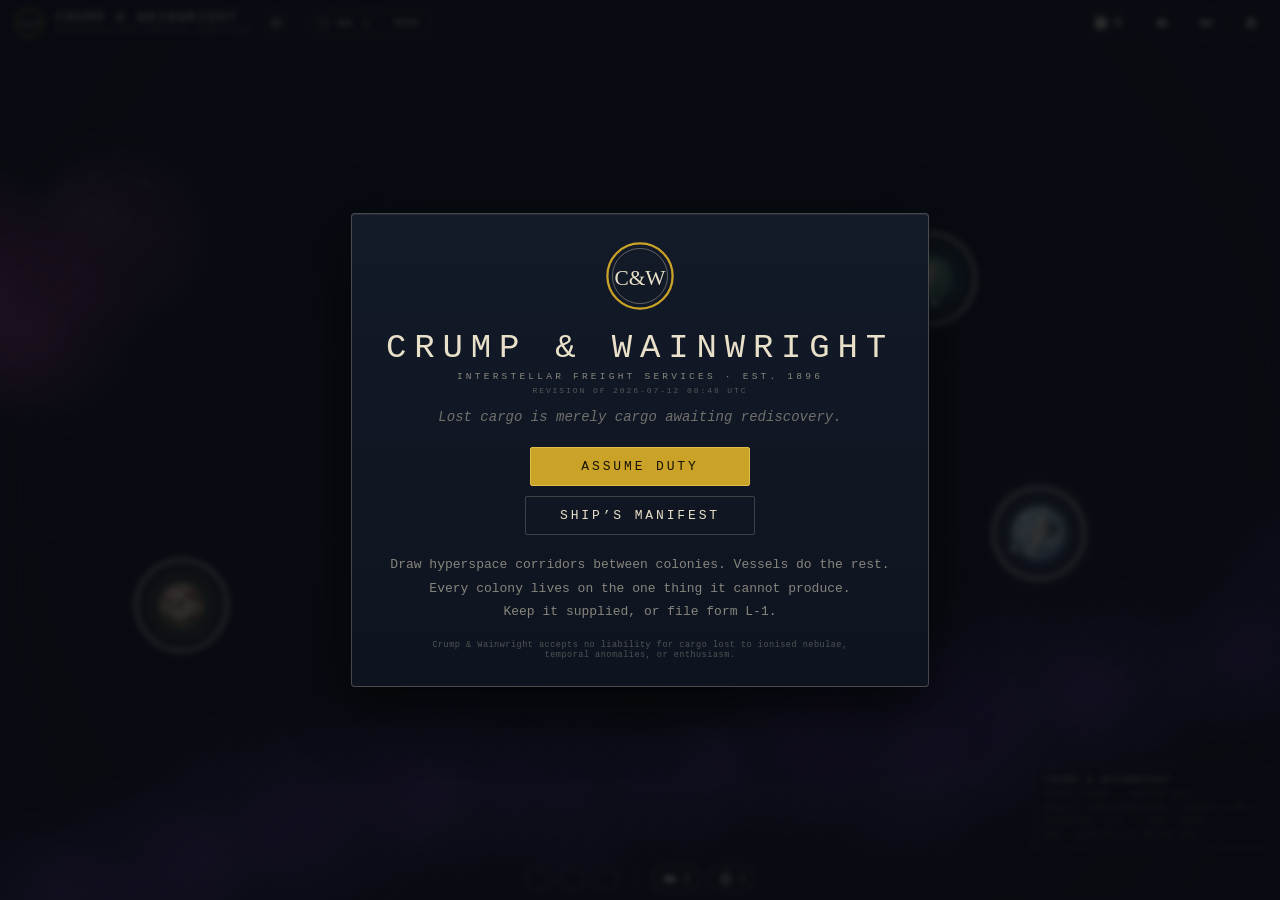
<file: index.html>
<!DOCTYPE html>
<html lang="en-GB">
<head>
<meta charset="utf-8">
<meta name="viewport" content="width=device-width, initial-scale=1, maximum-scale=1, user-scalable=no, viewport-fit=cover">
<meta name="theme-color" content="#0b1017">
<meta name="apple-mobile-web-app-capable" content="yes">
<meta name="apple-mobile-web-app-status-bar-style" content="black-translucent">
<title>Crump &amp; Wainwright — Interstellar Freight Services</title>
<link rel="icon" href='data:image/svg+xml,<svg xmlns="http://www.w3.org/2000/svg" viewBox="0 0 64 64"><circle cx="32" cy="32" r="30" fill="%230b1017" stroke="%23c9a227" stroke-width="3"/><text x="32" y="41" font-family="Georgia,serif" font-size="24" fill="%23e9e0c9" text-anchor="middle">C%26W</text></svg>'>
<link rel="stylesheet" href="css/style.css">
</head>
<body>

<canvas id="game"></canvas>

<!-- ————— HUD ————— -->
<div id="hud-top" class="hud">
  <button id="brand-mark" title="Crump &amp; Wainwright" aria-label="Crump and Wainwright">
    <svg viewBox="0 0 64 64" width="30" height="30">
      <circle cx="32" cy="32" r="29" fill="none" stroke="#c9a227" stroke-width="2.5"/>
      <circle cx="32" cy="32" r="24" fill="none" stroke="rgba(233,224,201,0.35)" stroke-width="1"/>
      <text x="32" y="40" font-family="Georgia,serif" font-size="19" fill="#e9e0c9" text-anchor="middle">C&amp;W</text>
    </svg>
  </button>
  <div id="brand-word">CRUMP &amp; WAINWRIGHT<span>INTERSTELLAR FREIGHT SERVICES</span></div>
  <button id="btn-settings" class="hud-btn" title="The Tuning Office" aria-label="Settings">
    <svg viewBox="0 0 24 24" width="18" height="18"><g stroke="#e9e0c9" stroke-width="1.7" fill="none" stroke-linecap="round"><circle cx="12" cy="12" r="3.4"/><path d="M12 4v2.4M12 17.6V20M4 12h2.4M17.6 12H20M6.3 6.3l1.7 1.7M16 16l1.7 1.7M17.7 6.3L16 8M8 16l-1.7 1.7"/></g></svg>
  </button>
  <div id="hud-clock">
    <div id="clock-ring"></div>
    <div id="clock-day">WK 1 · MON</div>
  </div>
  <div class="hud-spacer"></div>
  <div id="hud-score" title="Consignments delivered"><span id="hud-score-n">0</span></div>
  <button id="btn-sound" class="hud-btn" title="Sound">
    <svg viewBox="0 0 24 24" width="18" height="18"><path class="spk" d="M4 9v6h4l5 4V5L8 9H4z" fill="#e9e0c9"/><path class="wave" d="M16 9c1.5 1.5 1.5 4.5 0 6" stroke="#e9e0c9" stroke-width="1.8" fill="none" stroke-linecap="round"/></svg>
  </button>
  <button id="btn-speed" class="hud-btn" title="Fast forward">
    <svg viewBox="0 0 24 24" width="18" height="18"><path d="M4 6v12l7-6-7-6zm9 0v12l7-6-7-6z" fill="#e9e0c9"/></svg>
  </button>
  <button id="btn-pause" class="hud-btn" title="Pause">
    <svg viewBox="0 0 24 24" width="18" height="18"><path d="M7 5h3.4v14H7zM13.6 5H17v14h-3.4z" fill="#e9e0c9"/></svg>
  </button>
</div>

<div id="hud-bottom" class="hud">
  <div id="corridor-chips"></div>
  <div id="hud-divider"></div>
  <div id="inventory-chips"></div>
</div>

<div id="toasts"></div>
<div id="tooltip"></div>

<!-- engineering drawing title block -->
<div id="titleblock">
  <div class="tb-row tb-name">CRUMP &amp; WAINWRIGHT</div>
  <div class="tb-row" id="tb-sector">ROUTE CHART · SECTOR —</div>
  <div class="tb-row">SCALE: INDETERMINATE · SHEET 1 OF 1</div>
  <div class="tb-row">APPROVED: W.C. · EST. 1896</div>
  <div class="tb-row" id="tb-rev"></div>
</div>

<!-- ————— Start screen ————— -->
<div id="start-screen" class="screen visible">
  <div class="panel start-panel">
    <svg viewBox="0 0 64 64" width="72" height="72" class="crest">
      <circle cx="32" cy="32" r="29" fill="none" stroke="#c9a227" stroke-width="2"/>
      <circle cx="32" cy="32" r="24.5" fill="none" stroke="rgba(233,224,201,0.4)" stroke-width="0.8"/>
      <text x="32" y="40" font-family="Georgia,serif" font-size="19" fill="#e9e0c9" text-anchor="middle">C&amp;W</text>
    </svg>
    <h1>CRUMP &amp; WAINWRIGHT</h1>
    <div class="subtitle">INTERSTELLAR FREIGHT SERVICES · EST. 1896</div>
    <div id="build-stamp"></div>
    <div id="start-tagline">Connecting frontier worlds since 1896.</div>
    <div class="start-buttons">
      <button id="btn-play" class="btn-primary">ASSUME DUTY</button>
      <button id="btn-manifest" class="btn-secondary">SHIP’S MANIFEST</button>
    </div>
    <div class="howto">
      Draw hyperspace corridors between colonies. Vessels do the rest.<br>
      Every colony lives on the one thing it cannot produce.<br>
      Keep it supplied, or file form L‑1.
    </div>
    <div class="smallprint">Crump &amp; Wainwright accepts no liability for cargo lost to ionised nebulae, temporal anomalies, or enthusiasm.</div>
  </div>
</div>

<!-- ————— Ship's Manifest ————— -->
<div id="manifest-screen" class="screen">
  <div class="panel manifest-panel">
    <h2>SHIP’S MANIFEST</h2>
    <div class="manifest-note">A colony displays the glyph of the one cargo it cannot produce.
      Crates carry the glyph of the colony type they are bound for. Deliver accordingly.</div>
    <div id="manifest-grid"></div>
    <div class="manifest-note dim">* Designated colonies. One per sector, and the sector is rather attached to them.</div>
    <div class="manifest-note dim">Operations: drag between colonies to open a corridor · drag a loose end to extend it
      · drag mid-route onto a colony to call there · long-press a stop to reroute or withdraw service.</div>
    <button id="btn-manifest-close" class="btn-primary">VERY GOOD</button>
  </div>
</div>

<!-- ————— Pause ————— -->
<div id="pause-screen" class="screen">
  <div class="panel">
    <h2>SERVICE HELD</h2>
    <div class="pause-note">The network waits. The paperwork does not.</div>
    <div class="stack">
      <button id="btn-resume" class="btn-primary">RESUME SERVICE</button>
      <button id="btn-pause-manifest" class="btn-secondary">SHIP’S MANIFEST</button>
      <button id="btn-restart" class="btn-secondary">NEW CONTRACT</button>
    </div>
  </div>
</div>

<!-- ————— Weekly review ————— -->
<div id="review-dialog" class="screen">
  <div class="panel memo-panel">
    <div class="memo-head">INTERNAL MEMORANDUM</div>
    <h2 id="review-week">Week 1 concluded</h2>
    <div class="memo-line">The Board has approved: one (1) additional freight vessel.<br>
      Further, kindly select <b>one</b> of the following requisitions:</div>
    <div id="review-options"></div>
  </div>
</div>

<!-- ————— Game over ————— -->
<div id="gameover-screen" class="screen">
  <div class="panel memo-panel">
    <div class="memo-head">NOTICE OF SERVICE REVIEW</div>
    <div id="go-memo" class="memo-line"></div>
    <div id="go-stats">
      <div><span id="go-days">0</span><label>days in service</label></div>
      <div><span id="go-delivered">0</span><label>consignments</label></div>
      <div><span id="go-best">0</span><label>company record</label></div>
    </div>
    <div id="go-signoff" class="memo-signoff">The kettle remains on.</div>
    <div class="memo-from">— Head Office</div>
    <button id="btn-again" class="btn-primary">RESUME TRADING</button>
  </div>
</div>

<!-- ————— Portrait guard ————— -->
<div id="rotate-overlay">
  <div>
    <svg viewBox="0 0 24 24" width="42" height="42"><path d="M7 3h10a2 2 0 0 1 2 2v14a2 2 0 0 1-2 2H7a2 2 0 0 1-2-2V5a2 2 0 0 1 2-2z" fill="none" stroke="#e9e0c9" stroke-width="1.5" transform="rotate(90 12 12)"/></svg>
    <p>Kindly rotate your device.<br><span>Company services operate in landscape.</span></p>
  </div>
</div>

<script src="js/config.js"></script>
<script src="js/theme.js"></script>
<script src="js/copy.js"></script>
<script src="js/glyphs.js"></script>
<script src="js/planetgen.js"></script>
<script src="js/audio.js"></script>
<script src="js/sim.js"></script>
<script src="js/render.js"></script>
<script src="js/input.js"></script>
<script src="js/ui.js"></script>
<script src="js/devpanel.js"></script>
<script src="js/main.js"></script>
</body>
</html>
</file>
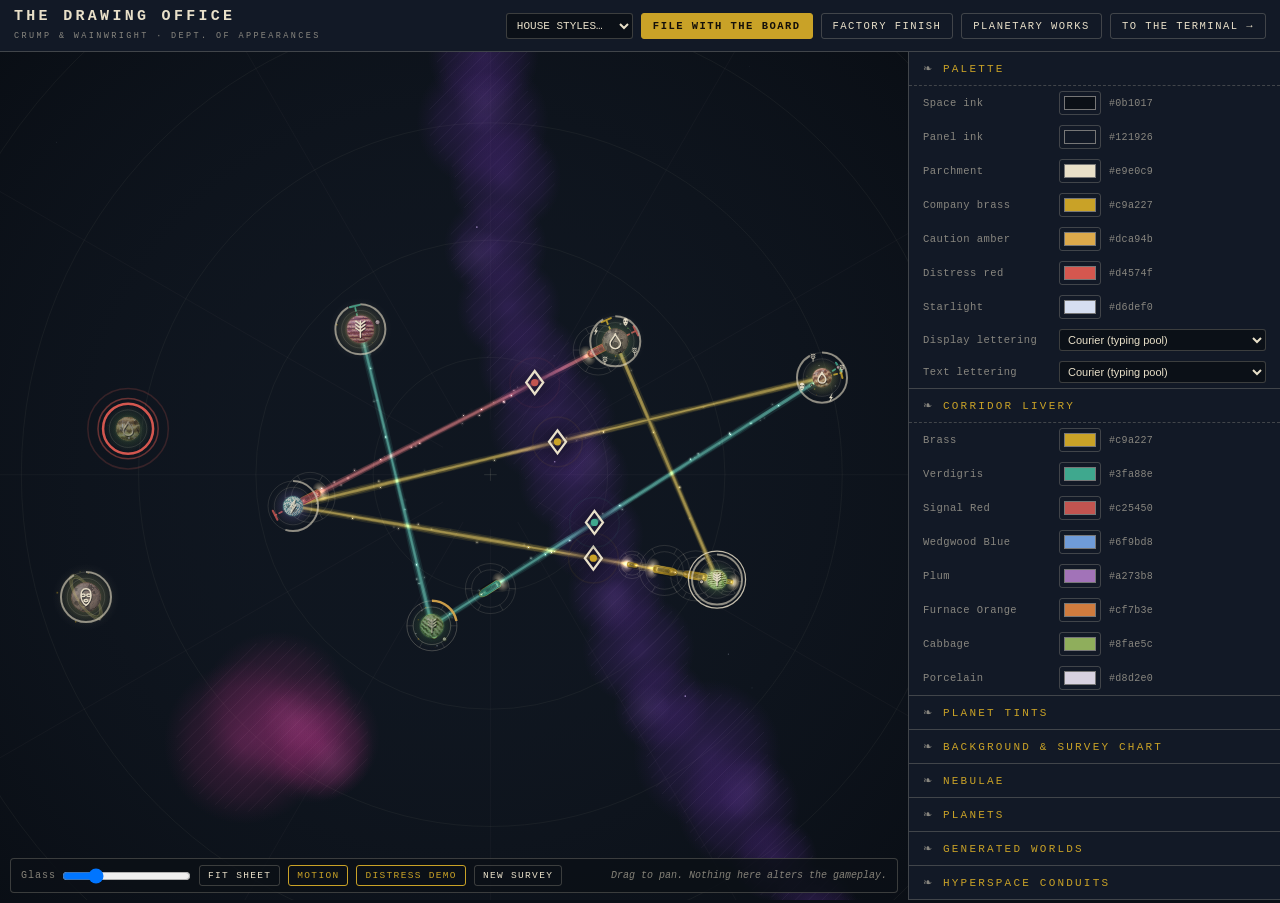
<file: design.html>
<!DOCTYPE html>
<html lang="en-GB">
<head>
<meta charset="utf-8">
<meta name="viewport" content="width=device-width, initial-scale=1">
<meta name="theme-color" content="#0b1017">
<title>The Drawing Office — Crump &amp; Wainwright</title>
<link rel="icon" href='data:image/svg+xml,<svg xmlns="http://www.w3.org/2000/svg" viewBox="0 0 64 64"><rect x="4" y="4" width="56" height="56" fill="%230b1017" stroke="%23c9a227" stroke-width="3"/><path d="M14 46 L32 18 L50 46" fill="none" stroke="%23e9e0c9" stroke-width="3"/><line x1="22" y1="36" x2="42" y2="36" stroke="%23e9e0c9" stroke-width="3"/></svg>'>
<link rel="stylesheet" href="css/design.css">
</head>
<body>

<header id="do-head">
  <div id="do-title">
    <b>THE DRAWING OFFICE</b>
    <span>CRUMP &amp; WAINWRIGHT · DEPT. OF APPEARANCES</span>
  </div>
  <div id="do-actions">
    <select id="do-preset" title="House styles from the pattern store"></select>
    <button id="do-save" class="do-btn primary" title="Persist to this browser — the game reads it on next load">FILE WITH THE BOARD</button>
    <button id="do-reset" class="do-btn" title="Discard everything and return to the factory finish">FACTORY FINISH</button>
    <a class="do-btn" href="planets.html" title="The procedural world foundry">PLANETARY WORKS</a>
    <a id="do-play" class="do-btn" href="index.html" title="Open the game with the current saved finish">TO THE TERMINAL →</a>
  </div>
</header>

<main id="do-main">
  <section id="do-preview">
    <canvas id="game"></canvas>
    <div id="do-preview-bar">
      <label>Glass <input type="range" id="do-zoom" min="0.4" max="3" step="0.05" value="1"></label>
      <button id="do-fit" class="do-btn small">FIT SHEET</button>
      <button id="do-motion" class="do-btn small active">MOTION</button>
      <button id="do-distress" class="do-btn small active">DISTRESS DEMO</button>
      <button id="do-resurvey" class="do-btn small">NEW SURVEY</button>
      <span id="do-note">Drag to pan. Nothing here alters the gameplay.</span>
    </div>
  </section>

  <aside id="do-panel">
    <div id="do-controls"></div>
    <details id="do-transfer">
      <summary>CARBON COPIES — export &amp; import</summary>
      <textarea id="do-json" spellcheck="false" placeholder="{ }"></textarea>
      <div class="do-row">
        <button id="do-export" class="do-btn small">WRITE OUT</button>
        <button id="do-copy" class="do-btn small">COPY</button>
        <button id="do-import" class="do-btn small">READ IN</button>
      </div>
      <div class="do-fineprint">A finish filed with the Board is kept in this browser only.
        To move it between machines, carry the carbon copy by hand, as nature intended.</div>
    </details>
  </aside>
</main>

<div id="do-toast"></div>

<script src="js/config.js"></script>
<script src="js/theme.js"></script>
<script src="js/copy.js"></script>
<script src="js/glyphs.js"></script>
<script src="js/planetgen.js"></script>
<script src="js/sim.js"></script>
<script src="js/render.js"></script>
<script src="js/design.js"></script>
</body>
</html>
</file>
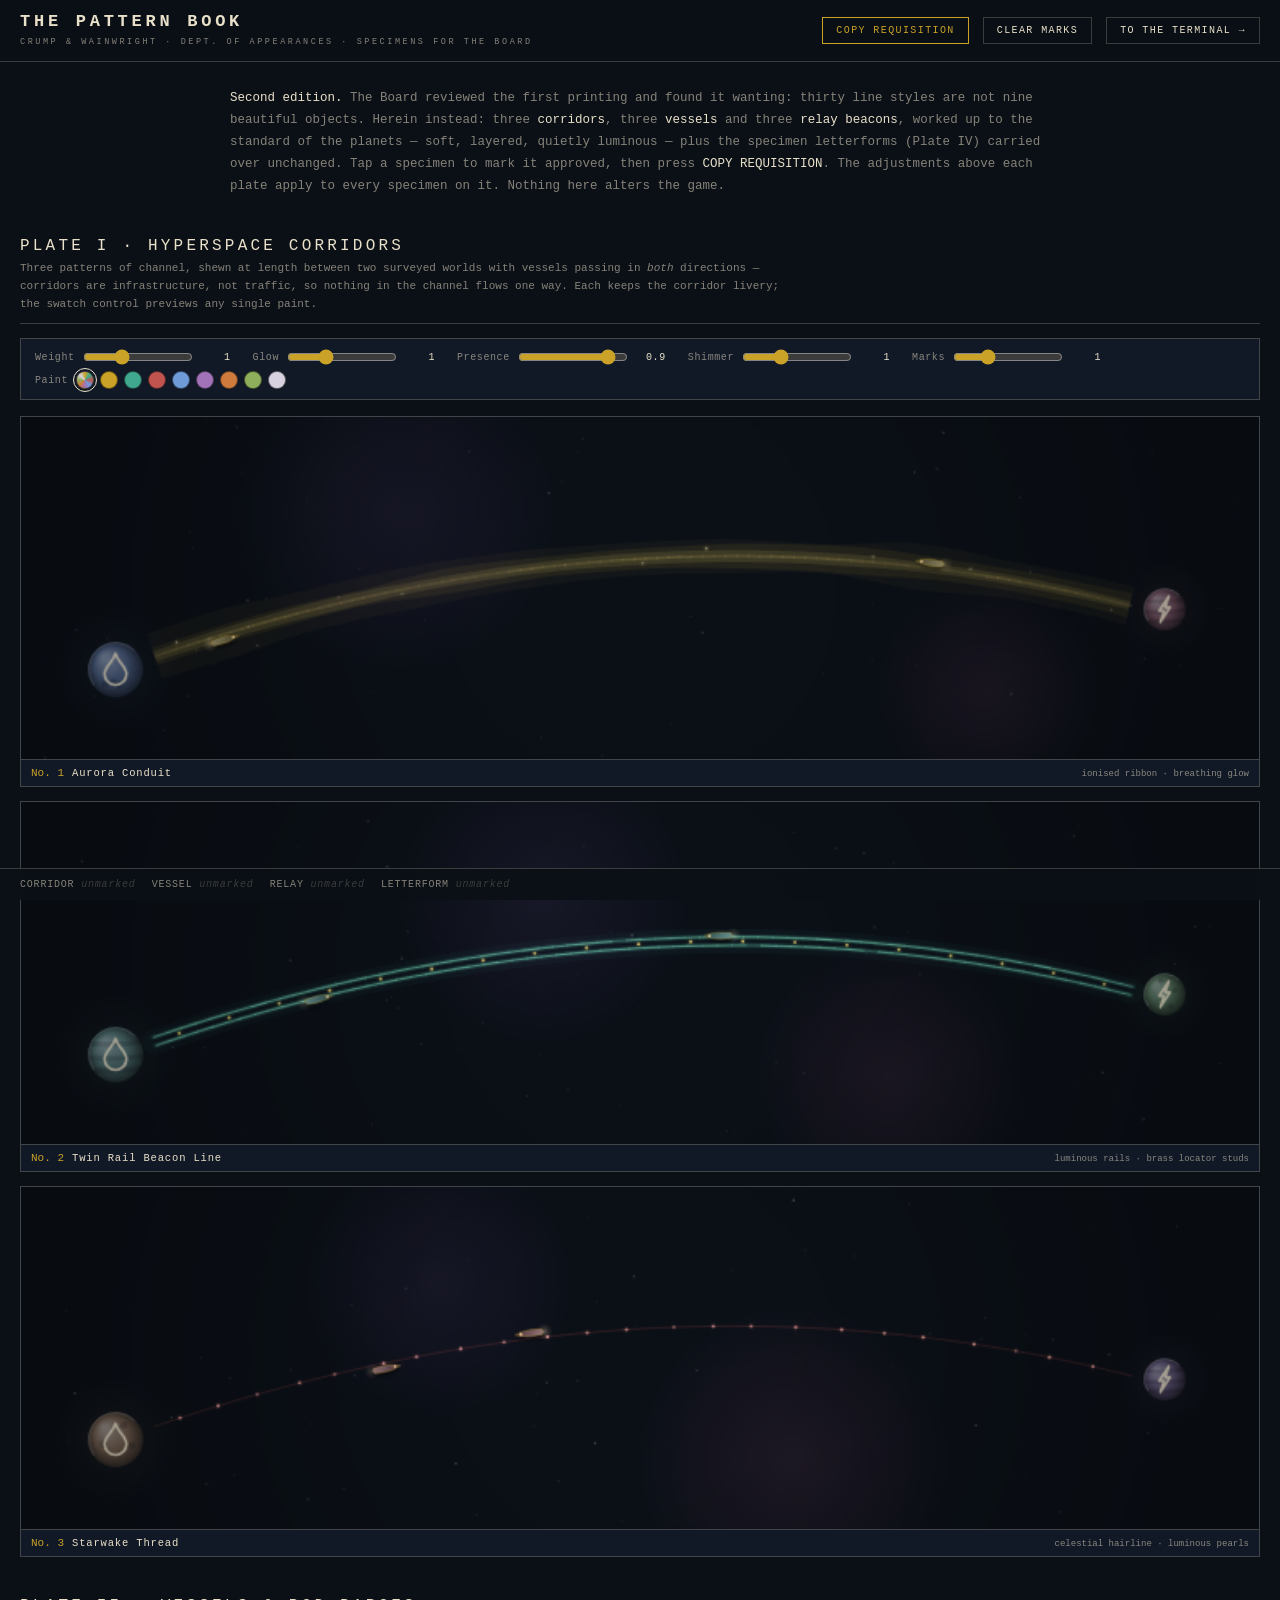
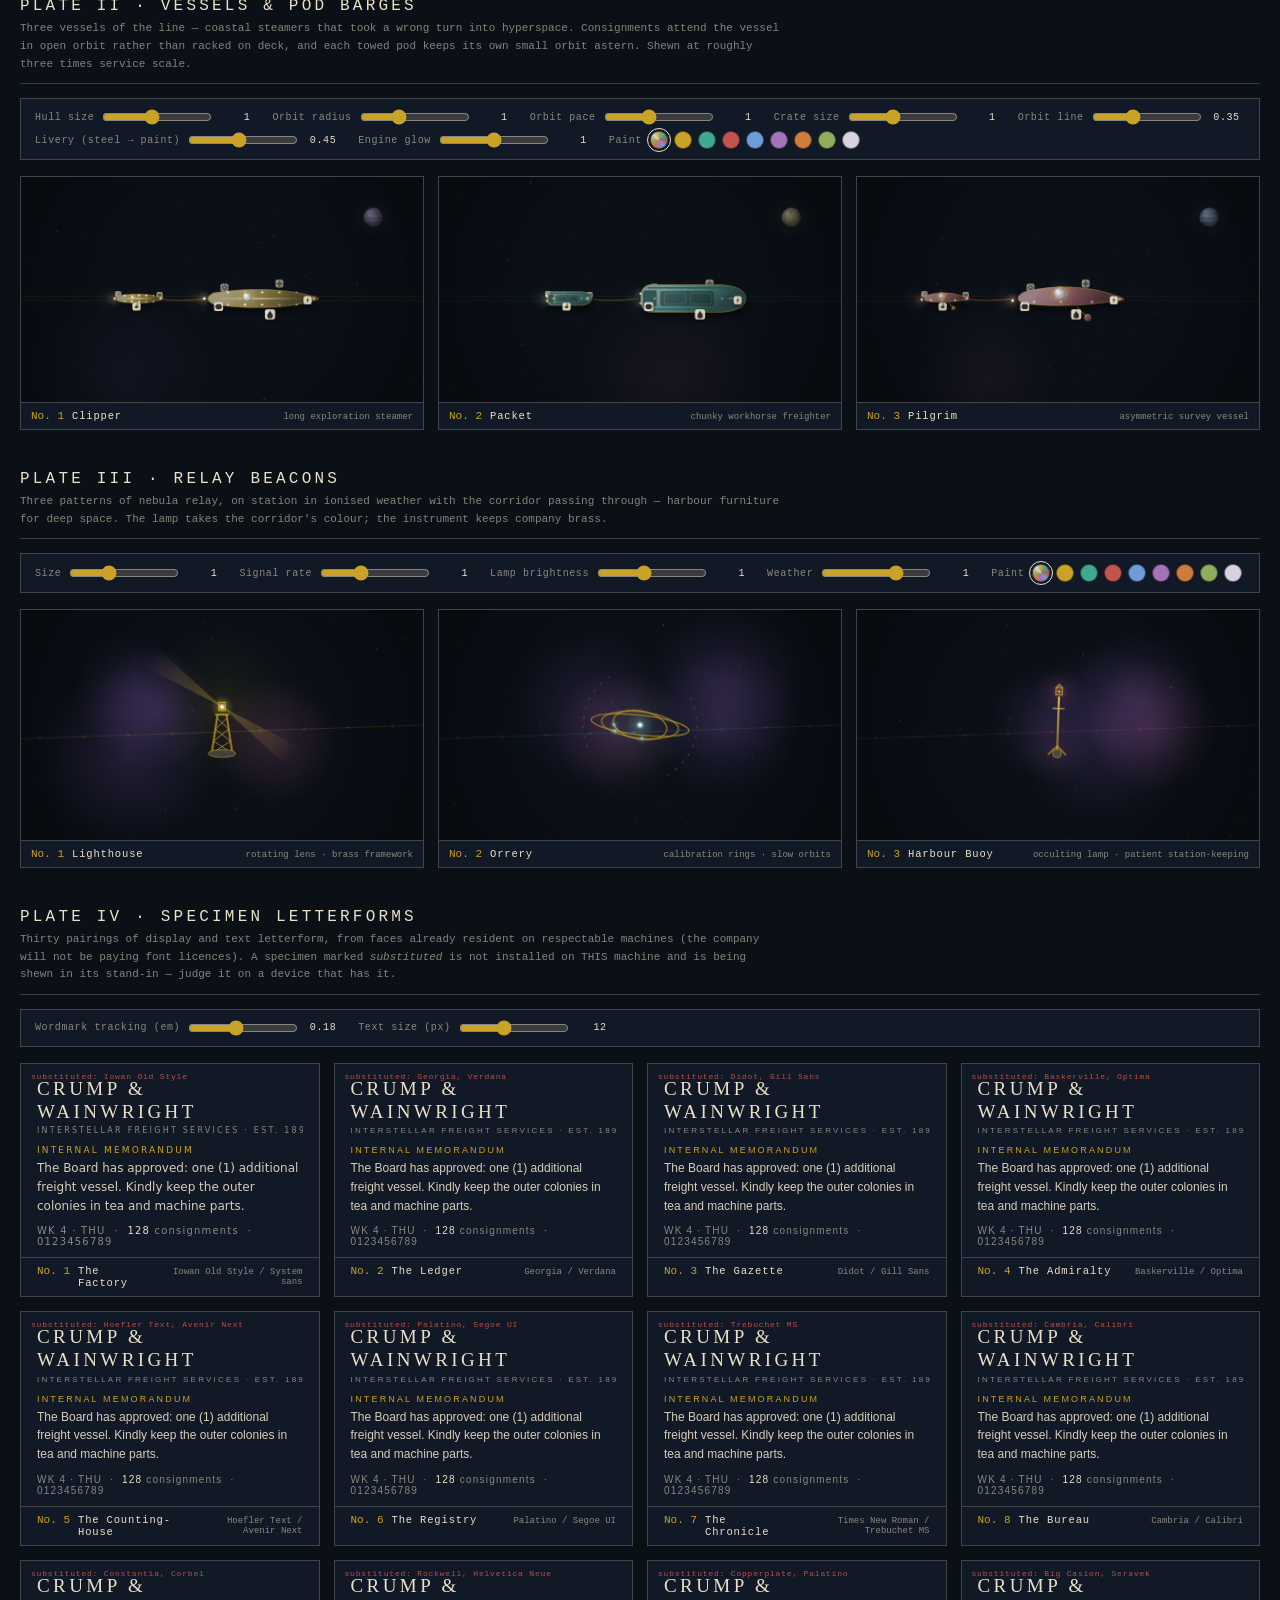
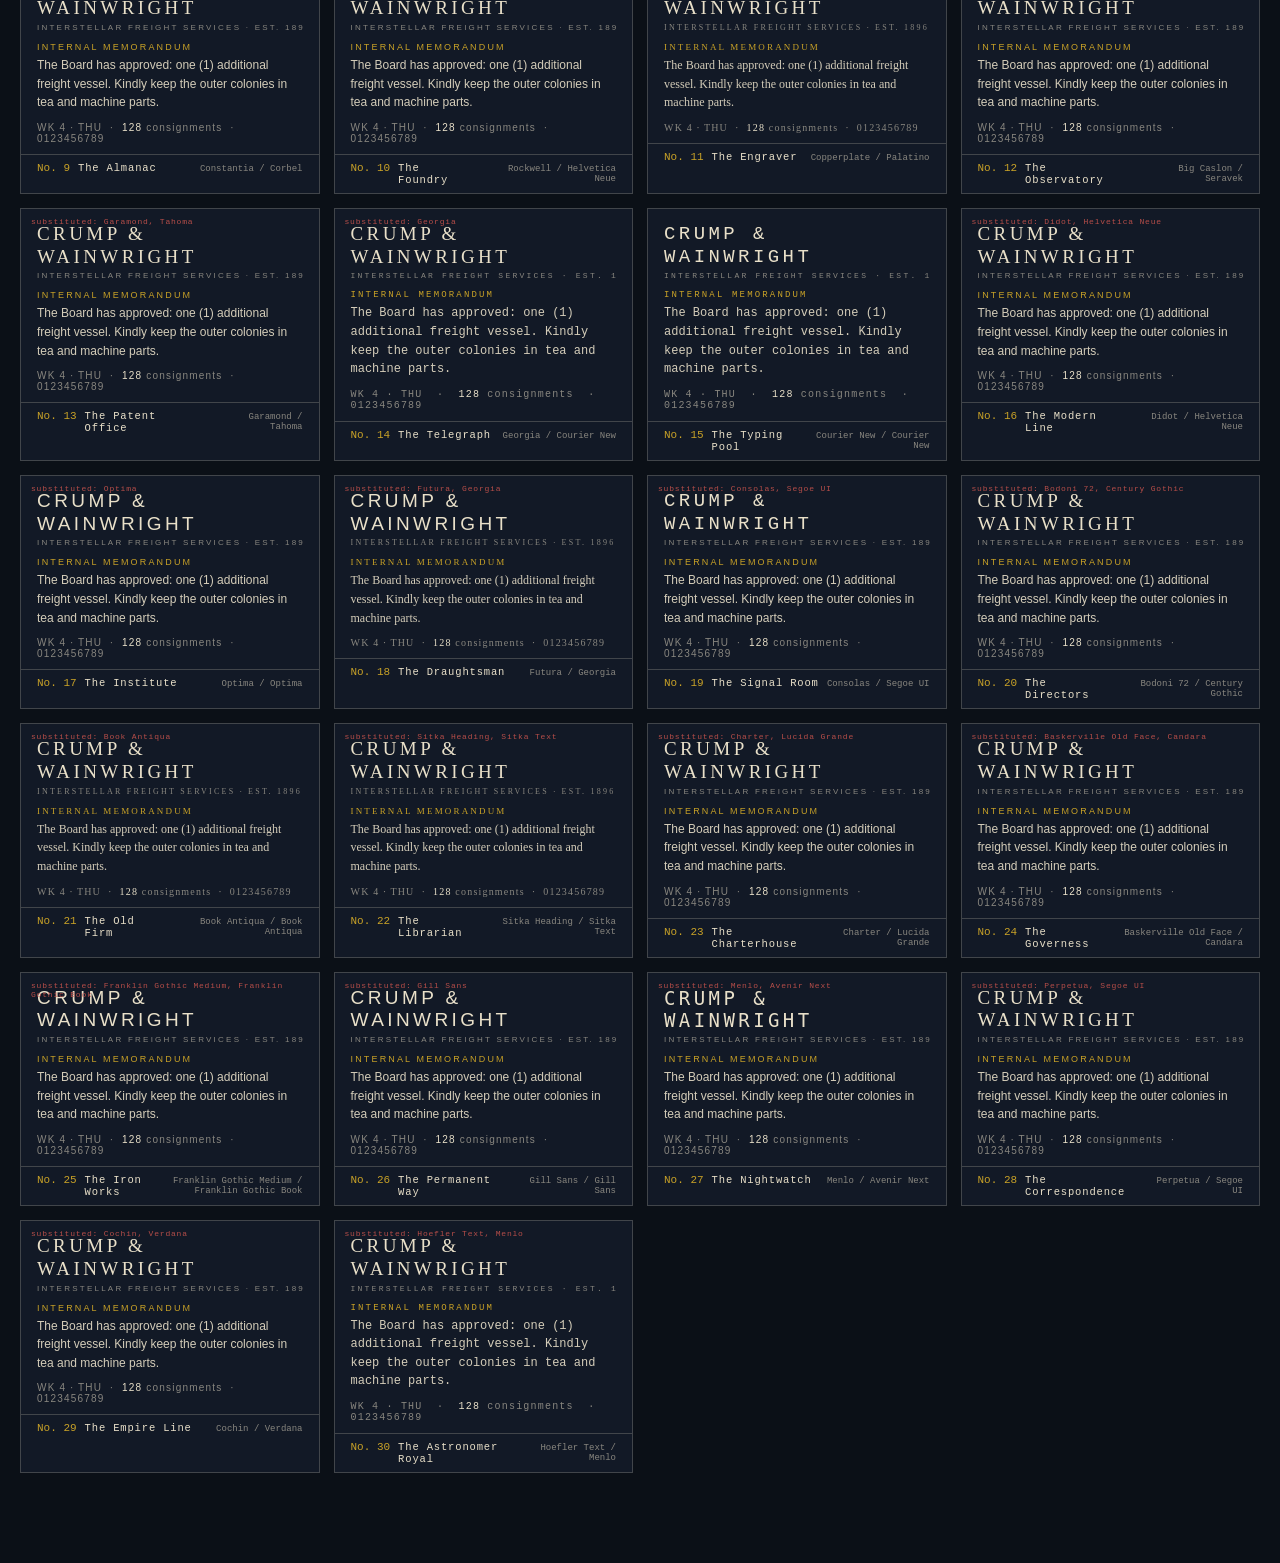
<file: patterns.html>
<!DOCTYPE html>
<html lang="en-GB">
<head>
<meta charset="utf-8">
<meta name="viewport" content="width=device-width, initial-scale=1">
<meta name="theme-color" content="#0b1017">
<title>The Pattern Book — Crump &amp; Wainwright</title>
<link rel="icon" href='data:image/svg+xml,<svg xmlns="http://www.w3.org/2000/svg" viewBox="0 0 64 64"><rect x="4" y="4" width="56" height="56" fill="%230b1017" stroke="%23c9a227" stroke-width="3"/><path d="M16 20h32M16 32h32M16 44h20" stroke="%23e9e0c9" stroke-width="4"/></svg>'>
<style>
:root {
  --ink: #0b1017;
  --ink-raise: #121926;
  --parch: #e9e0c9;
  --parch-dim: rgba(233, 224, 201, 0.55);
  --parch-faint: rgba(233, 224, 201, 0.22);
  --brass: #c9a227;
  --red: #d4574f;
  --serif: "Iowan Old Style", "Palatino Linotype", Palatino, "Book Antiqua", Georgia, serif;
  --sans: ui-sans-serif, system-ui, "Helvetica Neue", Arial, sans-serif;
}
* { margin: 0; padding: 0; box-sizing: border-box; }
html { background: var(--ink); }
body {
  background: var(--ink);
  color: var(--parch);
  font-family: var(--sans);
  padding-bottom: 90px;
  -webkit-tap-highlight-color: transparent;
}

/* ————— header ————— */
#pb-head {
  position: sticky; top: 0; z-index: 30;
  display: flex; align-items: center; gap: 14px; flex-wrap: wrap;
  padding: 12px 20px;
  background: rgba(11, 16, 23, 0.92);
  border-bottom: 1px solid var(--parch-faint);
  backdrop-filter: blur(6px);
}
#pb-title b { font-family: var(--serif); font-size: 17px; letter-spacing: 0.22em; display: block; }
#pb-title span { font-size: 8.5px; letter-spacing: 0.3em; color: var(--parch-dim); }
#pb-head .spacer { flex: 1; }
.pb-btn {
  font-family: var(--sans); font-size: 10px; letter-spacing: 0.14em;
  color: var(--parch); background: none; text-decoration: none;
  border: 1px solid var(--parch-faint); padding: 7px 13px; cursor: pointer;
}
.pb-btn:hover { border-color: var(--parch-dim); }
.pb-btn.primary { border-color: var(--brass); color: var(--brass); }

#pb-intro {
  max-width: 860px; margin: 26px auto 4px; padding: 0 20px;
  font-size: 12.5px; line-height: 1.75; color: var(--parch-dim);
}
#pb-intro b { color: var(--parch); font-weight: 500; }

/* ————— plates ————— */
.plate { max-width: 1280px; margin: 40px auto 0; padding: 0 20px; }
.plate-head { border-bottom: 1px solid var(--parch-faint); padding-bottom: 10px; margin-bottom: 14px; }
.plate-head h2 { font-family: var(--serif); font-weight: 500; font-size: 16px; letter-spacing: 0.2em; }
.plate-head p { font-size: 11px; color: var(--parch-dim); margin-top: 5px; line-height: 1.6; max-width: 760px; }

.plate-controls {
  display: flex; flex-wrap: wrap; gap: 6px 22px; align-items: center;
  background: var(--ink-raise); border: 1px solid var(--parch-faint);
  padding: 10px 14px; margin-bottom: 16px;
}
.pc-row { display: flex; align-items: center; gap: 8px; font-size: 10px; letter-spacing: 0.06em; color: var(--parch-dim); }
.pc-row input[type=range] { width: 110px; accent-color: var(--brass); }
.pc-row .pc-val { color: var(--parch); min-width: 30px; text-align: right; font-variant-numeric: tabular-nums; }
.swatches { display: flex; align-items: center; gap: 6px; }
.swatch {
  width: 18px; height: 18px; border-radius: 50%; cursor: pointer;
  border: 1px solid rgba(0,0,0,0.5); outline: 1px solid transparent; outline-offset: 2px;
}
.swatch.vary {
  background: conic-gradient(#c9a227,#3fa88e,#c25450,#6f9bd8,#a273b8,#cf7b3e,#8fae5c,#d8d2e0,#c9a227);
}
.swatch.on { outline-color: var(--parch); }

.grid { display: grid; grid-template-columns: repeat(auto-fill, minmax(280px, 1fr)); gap: 14px; }
.grid.single { grid-template-columns: 1fr; }
.grid.trio { grid-template-columns: repeat(auto-fill, minmax(350px, 1fr)); }

.card {
  background: var(--ink-raise); border: 1px solid var(--parch-faint);
  cursor: pointer; position: relative; overflow: hidden;
  transition: border-color 0.15s;
}
.card:hover { border-color: var(--parch-dim); }
.card.selected { border-color: var(--brass); box-shadow: 0 0 0 1px var(--brass); }
.card canvas { display: block; width: 100%; height: auto; }
.card .cap {
  display: flex; align-items: baseline; gap: 8px;
  padding: 7px 10px; border-top: 1px solid var(--parch-faint);
}
.card .cap .no { font-family: var(--serif); font-size: 11px; color: var(--brass); white-space: nowrap; }
.card .cap .nm { font-size: 10.5px; letter-spacing: 0.08em; color: var(--parch); }
.card .cap .sub { font-size: 9px; color: var(--parch-dim); margin-left: auto; text-align: right; }
.card .stamp {
  position: absolute; top: 8px; right: -26px; transform: rotate(35deg);
  background: var(--brass); color: var(--ink);
  font-size: 8.5px; letter-spacing: 0.22em; font-weight: 600;
  padding: 2px 30px; display: none; pointer-events: none;
}
.card.selected .stamp { display: block; }

/* type specimens */
.typecard { padding: 14px 16px 10px; min-height: 168px; }
.typecard .tc-word { letter-spacing: var(--pb-track, 0.18em); font-size: 19px; line-height: 1.2; }
.typecard .tc-sub { letter-spacing: 0.28em; font-size: 8px; color: var(--parch-dim); margin: 3px 0 10px; white-space: nowrap; overflow: hidden; }
.typecard .tc-memo { font-size: 9px; letter-spacing: 0.24em; color: var(--brass); margin-bottom: 4px; }
.typecard .tc-body { font-size: var(--pb-body, 12px); line-height: 1.55; color: var(--parch); opacity: 0.9; }
.typecard .tc-hud { margin-top: 10px; font-size: 10px; letter-spacing: 0.12em; color: var(--parch-dim); }
.typecard .tc-hud b { color: var(--parch); font-weight: 500; }
.typecard .tc-avail { position: absolute; top: 8px; left: 10px; font-size: 8px; letter-spacing: 0.1em; color: var(--red); opacity: 0.85; }

/* ————— footer requisition bar ————— */
#pb-foot {
  position: fixed; left: 0; right: 0; bottom: 0; z-index: 30;
  display: flex; align-items: center; gap: 16px; flex-wrap: wrap;
  padding: 10px 20px;
  background: rgba(11, 16, 23, 0.94);
  border-top: 1px solid var(--parch-faint);
  backdrop-filter: blur(6px);
  font-size: 10px; letter-spacing: 0.08em;
}
#pb-foot .pick { color: var(--parch-dim); }
#pb-foot .pick b { color: var(--parch); font-weight: 500; }
#pb-foot .pick b.none { color: var(--parch-faint); font-style: italic; }
#pb-toast {
  position: fixed; bottom: 64px; left: 50%; transform: translateX(-50%);
  background: var(--ink-raise); border: 1px solid var(--brass); color: var(--parch);
  font-size: 11px; letter-spacing: 0.08em; padding: 8px 16px;
  opacity: 0; transition: opacity 0.25s; pointer-events: none; z-index: 40;
}
#pb-toast.show { opacity: 1; }
</style>
</head>
<body>

<header id="pb-head">
  <div id="pb-title">
    <b>THE PATTERN BOOK</b>
    <span>CRUMP &amp; WAINWRIGHT · DEPT. OF APPEARANCES · SPECIMENS FOR THE BOARD</span>
  </div>
  <div class="spacer"></div>
  <button id="pb-copy" class="pb-btn primary">COPY REQUISITION</button>
  <button id="pb-clear" class="pb-btn">CLEAR MARKS</button>
  <a class="pb-btn" href="index.html">TO THE TERMINAL →</a>
</header>

<div id="pb-intro">
  <b>Second edition.</b> The Board reviewed the first printing and found it
  wanting: thirty line styles are not nine beautiful objects. Herein instead:
  three <b>corridors</b>, three <b>vessels</b> and three <b>relay beacons</b>,
  worked up to the standard of the planets — soft, layered, quietly luminous —
  plus the specimen letterforms (Plate IV) carried over unchanged.
  Tap a specimen to mark it approved, then press <b>COPY REQUISITION</b>.
  The adjustments above each plate apply to every specimen on it.
  Nothing here alters the game.
</div>

<section class="plate" id="plate-cor">
  <div class="plate-head">
    <h2>PLATE I · HYPERSPACE CORRIDORS</h2>
    <p>Three patterns of channel, shewn at length between two surveyed worlds with
       vessels passing in <i>both</i> directions — corridors are infrastructure, not
       traffic, so nothing in the channel flows one way. Each keeps the corridor
       livery; the swatch control previews any single paint.</p>
  </div>
  <div class="plate-controls" id="ctl-cor"></div>
  <div class="grid single" id="grid-cor"></div>
</section>

<section class="plate" id="plate-ship">
  <div class="plate-head">
    <h2>PLATE II · VESSELS &amp; POD BARGES</h2>
    <p>Three vessels of the line — coastal steamers that took a wrong turn into
       hyperspace. Consignments attend the vessel in open orbit rather than racked
       on deck, and each towed pod keeps its own small orbit astern. Shewn at
       roughly three times service scale.</p>
  </div>
  <div class="plate-controls" id="ctl-ship"></div>
  <div class="grid trio" id="grid-ship"></div>
</section>

<section class="plate" id="plate-relay">
  <div class="plate-head">
    <h2>PLATE III · RELAY BEACONS</h2>
    <p>Three patterns of nebula relay, on station in ionised weather with the
       corridor passing through — harbour furniture for deep space. The lamp takes
       the corridor's colour; the instrument keeps company brass.</p>
  </div>
  <div class="plate-controls" id="ctl-relay"></div>
  <div class="grid trio" id="grid-relay"></div>
</section>

<section class="plate" id="plate-type">
  <div class="plate-head">
    <h2>PLATE IV · SPECIMEN LETTERFORMS</h2>
    <p>Thirty pairings of display and text letterform, from faces already resident
       on respectable machines (the company will not be paying font licences).
       A specimen marked <i>substituted</i> is not installed on THIS machine and is
       being shewn in its stand-in — judge it on a device that has it.</p>
  </div>
  <div class="plate-controls" id="ctl-type"></div>
  <div class="grid" id="grid-type"></div>
</section>

<footer id="pb-foot">
  <span class="pick">CORRIDOR <b id="pick-cor" class="none">unmarked</b></span>
  <span class="pick">VESSEL <b id="pick-ship" class="none">unmarked</b></span>
  <span class="pick">RELAY <b id="pick-relay" class="none">unmarked</b></span>
  <span class="pick">LETTERFORM <b id="pick-type" class="none">unmarked</b></span>
</footer>
<div id="pb-toast"></div>

<script src="js/config.js"></script>
<script src="js/theme.js"></script>
<script src="js/glyphs.js"></script>
<script src="js/patterns.js"></script>
</body>
</html>
</file>
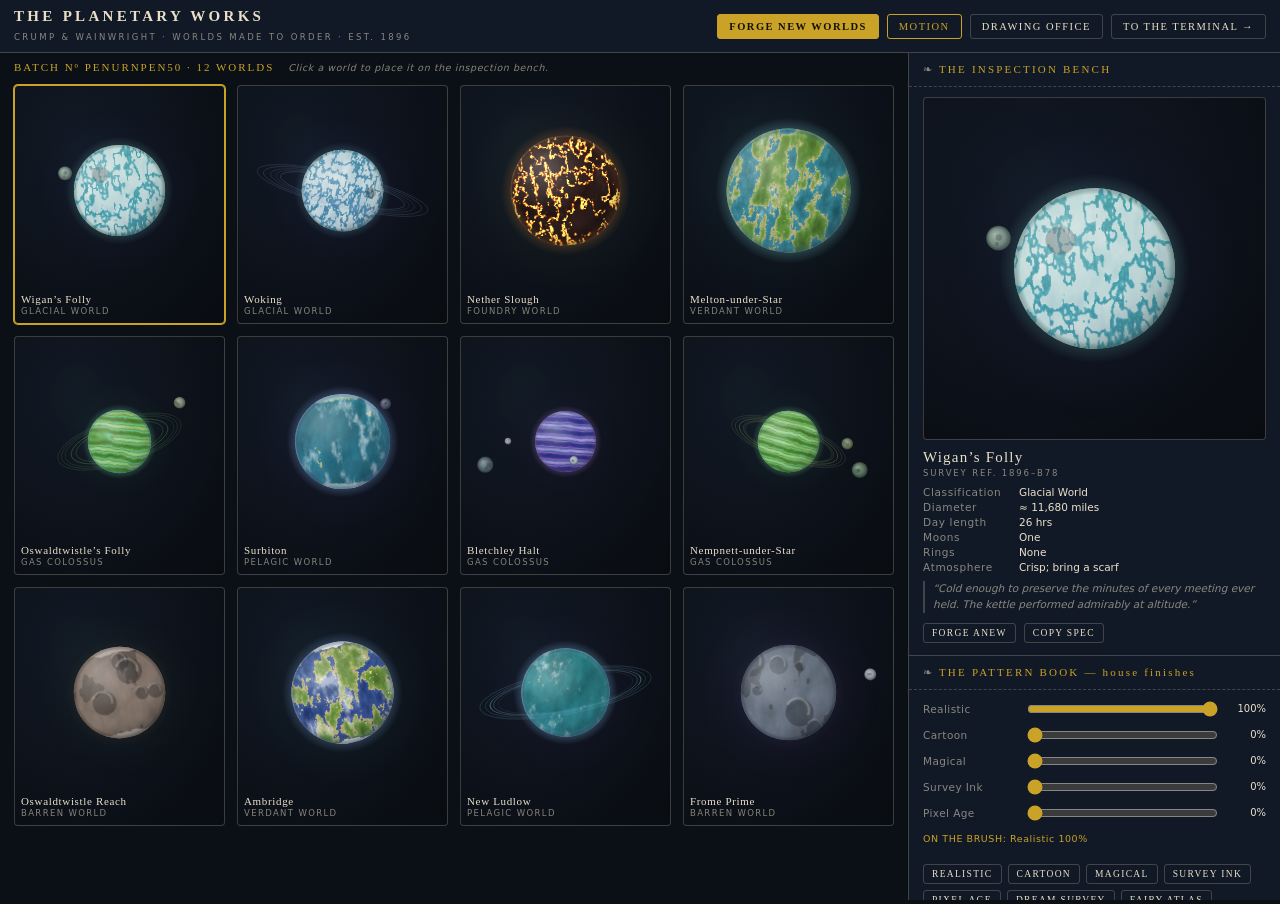
<file: planets.html>
<!DOCTYPE html>
<html lang="en-GB">
<head>
<meta charset="utf-8">
<meta name="viewport" content="width=device-width, initial-scale=1">
<meta name="theme-color" content="#0b1017">
<title>The Planetary Works — Crump &amp; Wainwright</title>
<link rel="icon" href='data:image/svg+xml,<svg xmlns="http://www.w3.org/2000/svg" viewBox="0 0 64 64"><circle cx="32" cy="32" r="30" fill="%230b1017" stroke="%23c9a227" stroke-width="3"/><circle cx="32" cy="30" r="12" fill="%2346587a" stroke="%23e9e0c9" stroke-width="1.5"/><ellipse cx="32" cy="32" rx="24" ry="7" fill="none" stroke="%23c9a227" stroke-width="2" transform="rotate(-16 32 32)"/></svg>'>
<link rel="stylesheet" href="css/planets.css">
</head>
<body>

<header id="pw-head">
  <div id="pw-title">
    <b>THE PLANETARY WORKS</b>
    <span>CRUMP &amp; WAINWRIGHT · WORLDS MADE TO ORDER · EST. 1896</span>
  </div>
  <div id="pw-actions">
    <button id="pw-new" class="pw-btn primary" title="Cast a fresh batch of worlds from a new seed">FORGE NEW WORLDS</button>
    <button id="pw-motion" class="pw-btn active" title="Rotation, orbits and twinkling">MOTION</button>
    <a class="pw-btn" href="design.html" title="The appearance studio">DRAWING OFFICE</a>
    <a class="pw-btn" href="index.html" title="Open the game">TO THE TERMINAL →</a>
  </div>
</header>

<main id="pw-main">
  <section id="pw-floor">
    <div id="pw-batchbar">
      <span id="pw-batchno">BATCH Nº —</span>
      <span class="pw-hint">Click a world to place it on the inspection bench.</span>
    </div>
    <div id="pw-gallery"></div>
  </section>

  <aside id="pw-panel">
    <details class="pw-group" open>
      <summary>THE INSPECTION BENCH</summary>
      <div id="pw-bench">
        <canvas id="pw-detail"></canvas>
        <div id="pw-card">
          <h3 id="pw-name">—</h3>
          <div id="pw-desig" class="pw-sub">—</div>
          <dl id="pw-stats">
            <dt>Classification</dt><dd id="pw-class">—</dd>
            <dt>Diameter</dt><dd id="pw-diam">—</dd>
            <dt>Day length</dt><dd id="pw-day">—</dd>
            <dt>Moons</dt><dd id="pw-moons">—</dd>
            <dt>Rings</dt><dd id="pw-rings">—</dd>
            <dt>Atmosphere</dt><dd id="pw-air">—</dd>
          </dl>
          <div id="pw-notes" class="pw-notes">—</div>
          <div class="pw-row">
            <button id="pw-reroll" class="pw-btn small" title="Melt this one down and cast another in its place">FORGE ANEW</button>
            <button id="pw-copyspec" class="pw-btn small" title="Copy this world's full specification as JSON">COPY SPEC</button>
          </div>
        </div>
      </div>
    </details>

    <details class="pw-group" open>
      <summary>THE PATTERN BOOK — house finishes</summary>
      <div id="pw-mixer"></div>
      <div id="pw-mixnote" class="pw-fineprint">—</div>
      <div id="pw-presets"></div>
      <div class="pw-fineprint">Finishes are mixed by weight, like paint. Two ladles of
        Cartoon to one of Magical is a perfectly respectable order.</div>
    </details>

    <details class="pw-group" open>
      <summary>THE FORGE — batch &amp; seed</summary>
      <div class="pw-item">
        <label>Worlds per batch</label>
        <input type="range" id="pw-count" min="4" max="24" step="2" value="12">
        <span class="pw-val" id="pw-count-val">12</span>
      </div>
      <div class="pw-item" title="How far each world may lean from the vertical. Every world has its own random lean; this sets how much of it shows.">
        <label>Axis variation</label>
        <input type="range" id="pw-axis" min="0" max="100" step="5" value="35">
        <span class="pw-val" id="pw-axis-val">35%</span>
      </div>
      <div class="pw-item">
        <label>Seed</label>
        <input type="text" id="pw-seed" spellcheck="false" placeholder="e.g. basingstoke">
        <button id="pw-useseed" class="pw-btn small">CAST</button>
      </div>
      <div class="pw-fineprint">The same seed and batch size cast the same worlds,
        every time, on any machine. The finish is applied afterwards and may be
        changed at leisure. Nothing here alters the gameplay.</div>
    </details>
  </aside>
</main>

<div id="pw-toast"></div>

<script src="js/planetgen.js"></script>
<script src="js/planetworks.js"></script>
</body>
</html>
</file>
<file: css/style.css>
/* Crump & Wainwright — Interstellar Freight Services
   Dark premium instrument, not an entertainment product. */

:root {
  --ink: #0b1017;
  --ink-raise: #121926;
  --parch: #e9e0c9;
  --parch-dim: rgba(233, 224, 201, 0.55);
  --parch-faint: rgba(233, 224, 201, 0.22);
  --brass: #c9a227;
  --red: #d4574f;
  /* The Typing Pool (Pattern Book 2nd ed.): Courier for display and text.
     CW.applyTheme() overrides both variables from the saved theme. */
  --serif: "Courier New", Courier, monospace;
  --sans: "Courier New", Courier, monospace;
}

* { margin: 0; padding: 0; box-sizing: border-box; }

html, body {
  width: 100%;
  height: 100%;
  overflow: hidden;
  background: var(--ink);
  color: var(--parch);
  font-family: var(--sans);
  -webkit-user-select: none;
  user-select: none;
  -webkit-tap-highlight-color: transparent;
}

#game {
  position: fixed;
  inset: 0;
  width: 100%;
  height: 100dvh;
  touch-action: none;
  cursor: crosshair;
}

/* ————————————————— HUD ————————————————— */
.hud {
  position: fixed;
  left: 0;
  right: 0;
  display: flex;
  align-items: center;
  gap: 10px;
  padding: 6px max(12px, env(safe-area-inset-left)) 6px max(12px, env(safe-area-inset-left));
  pointer-events: none;
  z-index: 20;
}
.hud > * { pointer-events: auto; }
#hud-top { top: 0; padding-top: max(6px, env(safe-area-inset-top)); }
#hud-bottom { bottom: 0; padding-bottom: max(8px, env(safe-area-inset-bottom)); justify-content: center; }

#brand-mark {
  background: none;
  border: none;
  cursor: pointer;
  display: flex;
  padding: 2px;
  opacity: 0.9;
}
#brand-word {
  font-family: var(--serif);
  font-size: 13px;
  letter-spacing: 0.18em;
  line-height: 1.25;
  color: var(--parch);
  white-space: nowrap;
}
#brand-word span {
  display: block;
  font-size: 7.5px;
  letter-spacing: 0.3em;
  color: var(--parch-dim);
}

#hud-clock {
  display: flex;
  align-items: center;
  gap: 7px;
  margin-left: 10px;
  background: rgba(11, 16, 23, 0.55);
  border: 1px solid var(--parch-faint);
  border-radius: 20px;
  padding: 4px 12px 4px 6px;
}
#clock-ring {
  width: 14px;
  height: 14px;
  border-radius: 50%;
  background: conic-gradient(var(--brass) 0deg, rgba(233, 224, 201, 0.15) 0);
}
#clock-day {
  font-size: 11px;
  letter-spacing: 0.14em;
  color: var(--parch);
  font-variant-numeric: tabular-nums;
}

.hud-spacer { flex: 1; }

#hud-score {
  display: flex;
  align-items: center;
  gap: 6px;
  font-size: 14px;
  letter-spacing: 0.06em;
  font-variant-numeric: tabular-nums;
  background: rgba(11, 16, 23, 0.55);
  border: 1px solid var(--parch-faint);
  border-radius: 20px;
  padding: 4px 12px;
}

.hud-btn {
  width: 34px;
  height: 34px;
  border-radius: 50%;
  border: 1px solid var(--parch-faint);
  background: rgba(11, 16, 23, 0.55);
  display: flex;
  align-items: center;
  justify-content: center;
  cursor: pointer;
}
.hud-btn:active { background: rgba(233, 224, 201, 0.12); }
#btn-settings { width: 28px; height: 28px; opacity: 0.75; }
.hud-btn.active { border-color: var(--brass); background: rgba(201, 162, 39, 0.2); }
#btn-sound.muted .wave { display: none; }
#btn-sound.muted { opacity: 0.5; }

/* corridor + inventory chips */
#corridor-chips, #inventory-chips { display: flex; gap: 8px; align-items: center; }
#hud-divider { width: 1px; height: 22px; background: var(--parch-faint); margin: 0 6px; }

.chip {
  position: relative;
  width: 26px;
  height: 26px;
  border-radius: 50%;
  border: 2.5px solid var(--parch-dim);
  background: transparent;
  cursor: pointer;
  display: flex;
  align-items: center;
  justify-content: center;
}
.corridor-chip.empty { border-style: dashed; opacity: 0.65; }
.corridor-chip .chip-count {
  position: absolute;
  inset: 0;
  display: flex;
  align-items: center;
  justify-content: center;
  font-size: 11px;
  font-weight: 700;
  color: #0b1017;
}
.chip.target { box-shadow: 0 0 0 3px rgba(233, 224, 201, 0.35); animation: pulse 1s infinite; }
.inv-chip {
  width: auto;
  border-radius: 16px;
  padding: 3px 9px;
  gap: 5px;
  border-width: 1px;
  background: rgba(11, 16, 23, 0.55);
}
.inv-chip .inv-count { font-size: 12px; font-variant-numeric: tabular-nums; color: var(--parch); }
.inv-chip.armed { border-color: var(--brass); background: rgba(201, 162, 39, 0.22); animation: pulse 1s infinite; }
.inv-chip.passive { cursor: default; opacity: 0.8; }
@keyframes pulse { 50% { box-shadow: 0 0 0 5px rgba(233, 224, 201, 0.12); } }

/* ————————————————— toasts ————————————————— */
#toasts {
  position: fixed;
  top: 52px;
  left: 50%;
  transform: translateX(-50%);
  display: flex;
  flex-direction: column;
  align-items: center;
  gap: 6px;
  z-index: 30;
  pointer-events: none;
  width: min(92vw, 560px);
}
.toast {
  font-family: var(--serif);
  font-size: 13px;
  color: var(--parch);
  background: rgba(18, 25, 38, 0.92);
  border: 1px solid var(--parch-faint);
  border-left: 3px solid var(--brass);
  padding: 7px 14px;
  border-radius: 3px;
  opacity: 0;
  transform: translateY(-6px);
  transition: opacity 0.4s, transform 0.4s;
  text-align: center;
  max-width: 100%;
}
.toast.show { opacity: 1; transform: none; }

/* ————————————————— tooltip ————————————————— */
#tooltip {
  position: fixed;
  transform: translate(-50%, -100%);
  background: rgba(18, 25, 38, 0.95);
  border: 1px solid var(--parch-faint);
  padding: 6px 10px;
  font-size: 11.5px;
  line-height: 1.5;
  border-radius: 3px;
  pointer-events: none;
  opacity: 0;
  transition: opacity 0.2s;
  z-index: 25;
  white-space: nowrap;
}
#tooltip.visible { opacity: 1; }
#tooltip b { font-family: var(--serif); letter-spacing: 0.04em; }
.tt-special { color: var(--brass); }

/* ————————————————— title block ————————————————— */
#titleblock {
  position: fixed;
  right: max(10px, env(safe-area-inset-right));
  bottom: calc(max(8px, env(safe-area-inset-bottom)) + 44px);
  border: 1px solid var(--parch-faint);
  padding: 5px 9px;
  font-size: 7.5px;
  letter-spacing: 0.22em;
  color: var(--parch-dim);
  line-height: 1.8;
  z-index: 10;
  pointer-events: none;
  background: rgba(11, 16, 23, 0.4);
}
#titleblock .tb-name { font-family: var(--serif); font-size: 9px; color: var(--parch); }
@media (max-height: 420px), (max-width: 700px) { #titleblock { display: none; } }

/* ————————————————— screens ————————————————— */
.screen {
  position: fixed;
  inset: 0;
  display: flex;
  align-items: center;
  justify-content: center;
  background: rgba(7, 10, 15, 0.78);
  backdrop-filter: blur(3px);
  z-index: 40;
  opacity: 0;
  pointer-events: none;
  transition: opacity 0.3s;
  padding: 12px;
}
.screen.visible { opacity: 1; pointer-events: auto; }

.panel {
  background: linear-gradient(180deg, #131a28, #0e141f);
  border: 1px solid rgba(233, 224, 201, 0.25);
  box-shadow: 0 20px 60px rgba(0, 0, 0, 0.6), inset 0 1px 0 rgba(233, 224, 201, 0.08);
  padding: 26px 34px;
  text-align: center;
  max-width: min(92vw, 620px);
  max-height: 92dvh;
  overflow-y: auto;
  border-radius: 4px;
}

.panel h1 {
  font-family: var(--serif);
  font-weight: 500;
  font-size: clamp(20px, 4.6vw, 34px);
  letter-spacing: 0.23em;
  margin: 12px 0 4px;
}
.panel h2 {
  font-family: var(--serif);
  font-weight: 500;
  font-size: 19px;
  letter-spacing: 0.18em;
  margin: 6px 0 10px;
}
.subtitle {
  font-size: 9.5px;
  letter-spacing: 0.34em;
  color: var(--parch-dim);
  margin-bottom: 14px;
}
#build-stamp {
  font-size: 8px;
  letter-spacing: 0.24em;
  color: rgba(233, 224, 201, 0.32);
  margin: -10px 0 14px;
}
#start-tagline {
  font-family: var(--serif);
  font-style: italic;
  font-size: 14px;
  color: var(--parch-dim);
  opacity: 0.8;
  transition: opacity 0.4s;
  min-height: 20px;
  margin-bottom: 18px;
}

.start-buttons, .stack { display: flex; flex-direction: column; gap: 10px; align-items: center; }

.btn-primary, .btn-secondary {
  font-family: var(--serif);
  letter-spacing: 0.22em;
  font-size: 13px;
  padding: 11px 34px;
  cursor: pointer;
  border-radius: 2px;
  min-width: 220px;
}
.btn-primary {
  background: var(--brass);
  color: #171304;
  border: 1px solid #e0bd45;
}
.btn-primary:hover { background: #d9b23a; }
.btn-secondary {
  background: transparent;
  color: var(--parch);
  border: 1px solid var(--parch-faint);
}
.btn-secondary:hover { border-color: var(--parch-dim); }

.howto {
  margin-top: 18px;
  font-size: 13px;
  line-height: 1.8;
  color: var(--parch-dim);
}
.smallprint {
  margin-top: 16px;
  font-size: 8.5px;
  letter-spacing: 0.06em;
  color: rgba(233, 224, 201, 0.3);
  max-width: 420px;
  margin-left: auto;
  margin-right: auto;
}
.pause-note {
  font-family: var(--serif);
  font-style: italic;
  color: var(--parch-dim);
  font-size: 13px;
  margin-bottom: 16px;
}

/* manifest */
.manifest-panel { max-width: min(94vw, 720px); }
#manifest-grid {
  display: grid;
  grid-template-columns: repeat(auto-fit, minmax(118px, 1fr));
  gap: 10px 6px;
  margin: 14px 0;
}
.manifest-cell { padding: 4px; }
.manifest-name {
  font-family: var(--serif);
  font-size: 12.5px;
  letter-spacing: 0.1em;
  margin-top: 2px;
}
.manifest-quip { font-size: 9.5px; color: var(--parch-dim); line-height: 1.45; margin-top: 2px; }
.manifest-note { font-size: 12.5px; color: var(--parch-dim); line-height: 1.6; max-width: 560px; margin: 0 auto; }
.manifest-note.dim { font-size: 9.5px; opacity: 0.75; margin-top: 6px; }
#btn-manifest-close { margin-top: 14px; }

/* memo panels */
.memo-panel { max-width: min(92vw, 560px); text-align: left; }
.memo-head {
  font-size: 10px;
  letter-spacing: 0.34em;
  color: var(--brass);
  border-bottom: 1px solid var(--parch-faint);
  padding-bottom: 8px;
  margin-bottom: 12px;
  text-align: center;
}
.memo-line {
  font-family: var(--serif);
  font-size: 14px;
  line-height: 1.75;
  color: var(--parch);
}
.memo-signoff {
  font-family: var(--serif);
  font-style: italic;
  color: var(--parch-dim);
  margin-top: 14px;
  font-size: 13px;
}
.memo-from {
  font-family: var(--serif);
  text-align: right;
  color: var(--parch-dim);
  font-size: 13px;
  margin-top: 4px;
}

#review-options {
  display: flex;
  gap: 12px;
  margin-top: 16px;
  justify-content: center;
}
.review-card {
  flex: 1;
  max-width: 230px;
  background: rgba(233, 224, 201, 0.04);
  border: 1px solid var(--parch-faint);
  border-radius: 3px;
  padding: 14px 12px;
  cursor: pointer;
  text-align: center;
  color: var(--parch);
}
.review-card:hover, .review-card:active {
  border-color: var(--brass);
  background: rgba(201, 162, 39, 0.08);
}
.review-icon { display: flex; justify-content: center; margin-bottom: 8px; }
.review-title {
  font-family: var(--serif);
  font-size: 13.5px;
  letter-spacing: 0.06em;
  margin-bottom: 6px;
}
.review-desc { font-size: 10.5px; color: var(--parch-dim); line-height: 1.5; }

#go-stats {
  display: flex;
  justify-content: center;
  gap: 30px;
  margin: 18px 0 4px;
}
#go-stats > div { text-align: center; }
#go-stats span {
  font-family: var(--serif);
  font-size: 26px;
  display: block;
  color: var(--parch);
}
#go-stats label {
  font-size: 8.5px;
  letter-spacing: 0.2em;
  color: var(--parch-dim);
  text-transform: uppercase;
}
#gameover-screen .btn-primary { display: block; margin: 18px auto 0; }

/* ————————————————— rotate overlay ————————————————— */
#rotate-overlay {
  position: fixed;
  inset: 0;
  background: var(--ink);
  z-index: 100;
  display: none;
  align-items: center;
  justify-content: center;
  text-align: center;
}
#rotate-overlay p {
  font-family: var(--serif);
  margin-top: 14px;
  font-size: 15px;
  letter-spacing: 0.06em;
}
#rotate-overlay p span { font-size: 11px; color: var(--parch-dim); }
@media (orientation: portrait) and (max-width: 820px) {
  #rotate-overlay { display: flex; }
}

/* ————————————————— The Tuning Office ————————————————— */
#devpanel {
  position: fixed;
  top: 0;
  right: 0;
  bottom: 0;
  width: min(360px, 92vw);
  background: rgba(10, 14, 21, 0.97);
  border-left: 1px solid var(--brass);
  z-index: 60;
  transform: translateX(102%);
  transition: transform 0.25s;
  display: flex;
  flex-direction: column;
  font-size: 12px;
}
#devpanel.visible { transform: none; }
.dp-head {
  position: relative;
  padding: 12px 16px 10px;
  border-bottom: 1px solid var(--parch-faint);
}
.dp-title { font-family: var(--serif); letter-spacing: 0.26em; font-size: 14px; color: var(--brass); }
.dp-sub { font-size: 9px; letter-spacing: 0.12em; color: var(--parch-dim); margin-top: 3px; }
.dp-close {
  position: absolute;
  top: 8px;
  right: 10px;
  background: none;
  border: 1px solid var(--parch-faint);
  color: var(--parch);
  width: 26px;
  height: 26px;
  border-radius: 50%;
  cursor: pointer;
  font-size: 14px;
}
.dp-body { overflow-y: auto; padding: 10px 16px 30px; flex: 1; overscroll-behavior: contain; }
.dp-section { margin-bottom: 16px; }
.dp-section-title {
  font-size: 9px;
  letter-spacing: 0.28em;
  color: var(--brass);
  text-transform: uppercase;
  border-bottom: 1px solid rgba(233, 224, 201, 0.12);
  padding-bottom: 4px;
  margin-bottom: 8px;
}
.dp-row {
  display: grid;
  grid-template-columns: 118px 1fr 44px;
  align-items: center;
  gap: 8px;
  margin: 5px 0;
}
.dp-row label { color: var(--parch-dim); font-size: 10.5px; line-height: 1.25; }
.dp-row input[type="range"] { width: 100%; accent-color: var(--brass); height: 18px; }
.dp-val { text-align: right; font-variant-numeric: tabular-nums; color: var(--parch); font-size: 10.5px; }
.dp-metrics div {
  display: flex;
  justify-content: space-between;
  padding: 2px 0;
  color: var(--parch-dim);
}
.dp-metrics div span:last-child { color: var(--parch); font-variant-numeric: tabular-nums; }
.dp-check { display: flex; gap: 7px; align-items: center; color: var(--parch-dim); margin: 8px 0; font-size: 10.5px; }
.dp-btnrow { display: flex; flex-wrap: wrap; gap: 6px; margin-top: 6px; }
.dp-btn {
  background: rgba(233, 224, 201, 0.06);
  border: 1px solid var(--parch-faint);
  color: var(--parch);
  font-size: 10px;
  letter-spacing: 0.08em;
  padding: 6px 10px;
  border-radius: 2px;
  cursor: pointer;
}
.dp-btn:active { background: rgba(233, 224, 201, 0.15); }
.dp-primary { border-color: var(--brass); color: var(--brass); }
.dp-note { font-size: 9px; color: rgba(233, 224, 201, 0.35); margin-top: 8px; line-height: 1.5; }

/* compact phone landscape */
@media (max-height: 420px) {
  #brand-word { display: none; }
  #toasts { top: 44px; }
  .panel { padding: 14px 18px; }
  .panel h1 { margin: 6px 0 2px; }
  .crest { width: 44px; height: 44px; }
  .howto { margin-top: 8px; font-size: 10.5px; line-height: 1.5; }
  .smallprint { margin-top: 8px; }
  .start-buttons, .stack { flex-direction: row; justify-content: center; }
  .btn-primary, .btn-secondary { min-width: 0; padding: 9px 18px; font-size: 11px; }
  #manifest-grid { grid-template-columns: repeat(5, 1fr); gap: 4px 2px; }
  .manifest-quip { display: none; }
  #go-stats span { font-size: 20px; }
  .memo-line { font-size: 12px; line-height: 1.5; }
  #start-tagline { margin-bottom: 8px; }
}
</file>
<file: css/design.css>
/* The Drawing Office — where the company's appearance is decided,
   argued over, and eventually signed off. Uses the same CSS variables
   the game does, so the office redecorates itself as you work. */

:root {
  --ink: #0b1017;
  --ink-raise: #121926;
  --parch: #e9e0c9;
  --parch-dim: rgba(233, 224, 201, 0.55);
  --parch-faint: rgba(233, 224, 201, 0.22);
  --brass: #c9a227;
  --red: #d4574f;
  --serif: "Iowan Old Style", "Palatino Linotype", Palatino, "Book Antiqua", Georgia, serif;
  --sans: ui-sans-serif, system-ui, "Helvetica Neue", Arial, sans-serif;
}

* { margin: 0; padding: 0; box-sizing: border-box; }

html, body {
  width: 100%;
  height: 100%;
  overflow: hidden;
  background: var(--ink);
  color: var(--parch);
  font-family: var(--sans);
}

/* ————— header ————— */
#do-head {
  display: flex;
  align-items: center;
  gap: 14px;
  padding: 8px 14px;
  border-bottom: 1px solid var(--parch-faint);
  background: var(--ink-raise);
}
#do-title b {
  font-family: var(--serif);
  font-size: 15px;
  letter-spacing: 0.22em;
  display: block;
}
#do-title span {
  font-size: 8.5px;
  letter-spacing: 0.28em;
  color: var(--parch-dim);
}
#do-actions {
  margin-left: auto;
  display: flex;
  gap: 8px;
  align-items: center;
}

.do-btn {
  font-family: var(--serif);
  font-size: 10.5px;
  letter-spacing: 0.14em;
  color: var(--parch);
  background: none;
  border: 1px solid var(--parch-faint);
  border-radius: 3px;
  padding: 6px 11px;
  cursor: pointer;
  text-decoration: none;
  white-space: nowrap;
}
.do-btn:hover { border-color: var(--parch-dim); }
.do-btn.primary {
  background: var(--brass);
  border-color: var(--brass);
  color: #14100a;
  font-weight: bold;
}
.do-btn.small { font-size: 9.5px; padding: 4px 8px; }
.do-btn.active { border-color: var(--brass); color: var(--brass); }

#do-preset {
  background: var(--ink);
  color: var(--parch);
  border: 1px solid var(--parch-faint);
  border-radius: 3px;
  font-family: var(--serif);
  font-size: 11px;
  padding: 5px 6px;
}

/* ————— layout ————— */
#do-main {
  display: flex;
  height: calc(100% - 49px);
}

#do-preview {
  flex: 1;
  position: relative;
  min-width: 300px;
}
#game {
  position: absolute;
  inset: 0;
  width: 100%;
  height: 100%;
  cursor: grab;
}
#game:active { cursor: grabbing; }

#do-preview-bar {
  position: absolute;
  left: 10px;
  bottom: 10px;
  right: 10px;
  display: flex;
  gap: 8px;
  align-items: center;
  flex-wrap: wrap;
  font-size: 10px;
  color: var(--parch-dim);
  background: color-mix(in srgb, var(--ink) 82%, transparent);
  border: 1px solid var(--parch-faint);
  border-radius: 4px;
  padding: 6px 10px;
}
#do-preview-bar label { display: flex; align-items: center; gap: 6px; letter-spacing: 0.1em; }
#do-note { margin-left: auto; font-style: italic; }

/* ————— control panel ————— */
#do-panel {
  width: 372px;
  overflow-y: auto;
  border-left: 1px solid var(--parch-faint);
  background: var(--ink-raise);
  padding-bottom: 30px;
}

.do-group { border-bottom: 1px solid var(--parch-faint); }
.do-group > summary {
  font-family: var(--serif);
  font-size: 11px;
  letter-spacing: 0.2em;
  color: var(--brass);
  padding: 10px 14px;
  cursor: pointer;
  list-style: none;
  user-select: none;
}
.do-group > summary::before { content: '❧ '; color: var(--parch-dim); }
.do-group[open] > summary { border-bottom: 1px dashed var(--parch-faint); }

.do-item {
  display: flex;
  align-items: center;
  gap: 8px;
  padding: 5px 14px;
}
.do-item label {
  flex: 0 0 128px;
  font-size: 10.5px;
  color: var(--parch-dim);
  letter-spacing: 0.04em;
}
.do-item input[type="range"] { flex: 1; accent-color: var(--brass); min-width: 60px; }
.do-item input[type="color"] {
  width: 42px;
  height: 24px;
  border: 1px solid var(--parch-faint);
  border-radius: 3px;
  background: none;
  padding: 0 2px;
  cursor: pointer;
}
.do-item .do-val {
  flex: 0 0 46px;
  font-size: 10px;
  text-align: right;
  color: var(--parch);
  font-variant-numeric: tabular-nums;
}
.do-item .do-hex {
  font-size: 10px;
  color: var(--parch-dim);
  font-family: monospace;
  letter-spacing: 0.03em;
}
.do-item select {
  flex: 1;
  background: var(--ink);
  color: var(--parch);
  border: 1px solid var(--parch-faint);
  border-radius: 3px;
  font-size: 11px;
  padding: 3px 4px;
}

/* ————— transfer drawer ————— */
#do-transfer { border-bottom: 1px solid var(--parch-faint); }
#do-transfer > summary {
  font-family: var(--serif);
  font-size: 11px;
  letter-spacing: 0.2em;
  color: var(--parch-dim);
  padding: 10px 14px;
  cursor: pointer;
  list-style: none;
}
#do-json {
  display: block;
  width: calc(100% - 28px);
  margin: 4px 14px;
  height: 110px;
  background: var(--ink);
  color: var(--parch);
  border: 1px solid var(--parch-faint);
  border-radius: 3px;
  font-family: monospace;
  font-size: 10.5px;
  padding: 7px;
  resize: vertical;
}
.do-row { display: flex; gap: 8px; padding: 4px 14px 8px; }
.do-fineprint {
  font-size: 9.5px;
  font-style: italic;
  color: var(--parch-dim);
  padding: 0 14px 12px;
  line-height: 1.5;
}

/* ————— toast ————— */
#do-toast {
  position: fixed;
  left: 50%;
  bottom: 56px;
  transform: translateX(-50%) translateY(16px);
  background: var(--ink-raise);
  border: 1px solid var(--parch-faint);
  border-left: 3px solid var(--brass);
  color: var(--parch);
  font-family: var(--serif);
  font-size: 12px;
  padding: 8px 16px;
  border-radius: 3px;
  opacity: 0;
  pointer-events: none;
  transition: opacity 0.25s ease, transform 0.25s ease;
  z-index: 50;
}
#do-toast.show { opacity: 1; transform: translateX(-50%) translateY(0); }

/* ————— small screens ————— */
@media (max-width: 760px) {
  #do-main { flex-direction: column; }
  #do-preview { min-height: 44%; }
  #do-panel { width: 100%; flex: 1; border-left: none; border-top: 1px solid var(--parch-faint); }
  #do-note { display: none; }
}
</file>
<file: css/planets.css>
/* The Planetary Works — the retail floor of the celestial manufactory.
   Same drawing-office furniture as the rest of the company. */

:root {
  --ink: #0b1017;
  --ink-raise: #121926;
  --parch: #e9e0c9;
  --parch-dim: rgba(233, 224, 201, 0.55);
  --parch-faint: rgba(233, 224, 201, 0.22);
  --brass: #c9a227;
  --red: #d4574f;
  --serif: "Iowan Old Style", "Palatino Linotype", Palatino, "Book Antiqua", Georgia, serif;
  --sans: ui-sans-serif, system-ui, "Helvetica Neue", Arial, sans-serif;
}

* { margin: 0; padding: 0; box-sizing: border-box; }

html, body {
  width: 100%;
  height: 100%;
  overflow: hidden;
  background: var(--ink);
  color: var(--parch);
  font-family: var(--sans);
}

/* ————— header ————— */
#pw-head {
  display: flex;
  align-items: center;
  gap: 14px;
  padding: 8px 14px;
  border-bottom: 1px solid var(--parch-faint);
  background: var(--ink-raise);
}
#pw-title b {
  font-family: var(--serif);
  font-size: 15px;
  letter-spacing: 0.22em;
  display: block;
}
#pw-title span {
  font-size: 8.5px;
  letter-spacing: 0.28em;
  color: var(--parch-dim);
}
#pw-actions {
  margin-left: auto;
  display: flex;
  gap: 8px;
  align-items: center;
}

.pw-btn {
  font-family: var(--serif);
  font-size: 10.5px;
  letter-spacing: 0.14em;
  color: var(--parch);
  background: none;
  border: 1px solid var(--parch-faint);
  border-radius: 3px;
  padding: 6px 11px;
  cursor: pointer;
  text-decoration: none;
  white-space: nowrap;
}
.pw-btn:hover { border-color: var(--parch-dim); }
.pw-btn.primary {
  background: var(--brass);
  border-color: var(--brass);
  color: #14100a;
  font-weight: bold;
}
.pw-btn.small { font-size: 9.5px; padding: 4px 8px; }
.pw-btn.active { border-color: var(--brass); color: var(--brass); }

/* ————— layout ————— */
#pw-main {
  display: flex;
  height: calc(100% - 49px);
}

#pw-floor {
  flex: 1;
  min-width: 300px;
  display: flex;
  flex-direction: column;
  overflow: hidden;
}
#pw-batchbar {
  display: flex;
  align-items: baseline;
  gap: 14px;
  padding: 8px 14px 6px;
  font-family: var(--serif);
  font-size: 11px;
  letter-spacing: 0.18em;
  color: var(--brass);
}
#pw-batchbar .pw-hint {
  font-family: var(--sans);
  font-size: 9.5px;
  font-style: italic;
  letter-spacing: 0.06em;
  color: var(--parch-dim);
}

#pw-gallery {
  flex: 1;
  overflow-y: auto;
  display: grid;
  grid-template-columns: repeat(auto-fill, minmax(168px, 1fr));
  gap: 12px;
  padding: 6px 14px 20px;
  align-content: start;
}
.pw-tile {
  border: 1px solid var(--parch-faint);
  border-radius: 4px;
  background:
    radial-gradient(ellipse at 30% 25%, rgba(19, 27, 39, 0.9), rgba(8, 11, 16, 0.95)),
    var(--ink);
  cursor: pointer;
  padding: 6px 6px 7px;
  transition: border-color 0.15s ease;
}
.pw-tile:hover { border-color: var(--parch-dim); }
.pw-tile.selected { border-color: var(--brass); box-shadow: 0 0 0 1px var(--brass); }
.pw-tile canvas {
  display: block;
  width: 100%;
  aspect-ratio: 1 / 1;
}
.pw-tile .pw-cap {
  font-family: var(--serif);
  font-size: 11px;
  letter-spacing: 0.06em;
  margin-top: 4px;
  white-space: nowrap;
  overflow: hidden;
  text-overflow: ellipsis;
}
.pw-tile .pw-cap span {
  display: block;
  font-family: var(--sans);
  font-size: 8.5px;
  letter-spacing: 0.16em;
  color: var(--parch-dim);
  margin-top: 1px;
}

/* ————— side panel ————— */
#pw-panel {
  width: 372px;
  overflow-y: auto;
  border-left: 1px solid var(--parch-faint);
  background: var(--ink-raise);
  padding-bottom: 30px;
}

.pw-group { border-bottom: 1px solid var(--parch-faint); }
.pw-group > summary {
  font-family: var(--serif);
  font-size: 11px;
  letter-spacing: 0.2em;
  color: var(--brass);
  padding: 10px 14px;
  cursor: pointer;
  list-style: none;
  user-select: none;
}
.pw-group > summary::before { content: '❧ '; color: var(--parch-dim); }
.pw-group[open] > summary { border-bottom: 1px dashed var(--parch-faint); }

/* inspection bench */
#pw-bench { padding: 10px 14px; }
#pw-detail {
  display: block;
  width: 100%;
  aspect-ratio: 1 / 1;
  border: 1px solid var(--parch-faint);
  border-radius: 4px;
  background:
    radial-gradient(ellipse at 32% 28%, rgba(19, 27, 39, 0.9), rgba(8, 11, 16, 0.95)),
    var(--ink);
}
#pw-card h3 {
  font-family: var(--serif);
  font-size: 15px;
  letter-spacing: 0.08em;
  margin-top: 9px;
  font-weight: normal;
}
.pw-sub {
  font-size: 8.5px;
  letter-spacing: 0.22em;
  color: var(--parch-dim);
  margin: 2px 0 8px;
}
#pw-stats {
  display: grid;
  grid-template-columns: 96px 1fr;
  row-gap: 3px;
  font-size: 10.5px;
}
#pw-stats dt { color: var(--parch-dim); letter-spacing: 0.06em; }
#pw-stats dd { font-variant-numeric: tabular-nums; }
.pw-notes {
  font-size: 10.5px;
  font-style: italic;
  color: var(--parch-dim);
  line-height: 1.5;
  margin: 8px 0 2px;
  border-left: 2px solid var(--parch-faint);
  padding-left: 8px;
}
.pw-row { display: flex; gap: 8px; padding: 8px 0 2px; }

/* pattern book (style mixer) */
#pw-mixer { padding: 6px 0 2px; }
.pw-item {
  display: flex;
  align-items: center;
  gap: 8px;
  padding: 5px 14px;
}
.pw-item label {
  flex: 0 0 96px;
  font-size: 10.5px;
  color: var(--parch-dim);
  letter-spacing: 0.04em;
}
.pw-item input[type="range"] { flex: 1; accent-color: var(--brass); min-width: 60px; }
.pw-item input[type="text"] {
  flex: 1;
  min-width: 60px;
  background: var(--ink);
  color: var(--parch);
  border: 1px solid var(--parch-faint);
  border-radius: 3px;
  font-family: monospace;
  font-size: 11px;
  padding: 5px 7px;
}
.pw-item .pw-val {
  flex: 0 0 40px;
  font-size: 10px;
  text-align: right;
  color: var(--parch);
  font-variant-numeric: tabular-nums;
}
#pw-mixnote {
  color: var(--brass);
  font-style: normal;
  letter-spacing: 0.06em;
}
#pw-presets {
  display: flex;
  flex-wrap: wrap;
  gap: 6px;
  padding: 6px 14px 10px;
}

.pw-fineprint {
  font-size: 9.5px;
  font-style: italic;
  color: var(--parch-dim);
  padding: 4px 14px 12px;
  line-height: 1.5;
}

/* ————— toast ————— */
#pw-toast {
  position: fixed;
  left: 50%;
  bottom: 56px;
  transform: translateX(-50%) translateY(16px);
  background: var(--ink-raise);
  border: 1px solid var(--parch-faint);
  border-left: 3px solid var(--brass);
  color: var(--parch);
  font-family: var(--serif);
  font-size: 12px;
  padding: 8px 16px;
  border-radius: 3px;
  opacity: 0;
  pointer-events: none;
  transition: opacity 0.25s ease, transform 0.25s ease;
  z-index: 50;
}
#pw-toast.show { opacity: 1; transform: translateX(-50%) translateY(0); }

/* ————— small screens ————— */
@media (max-width: 760px) {
  html, body { overflow: auto; }
  #pw-main { flex-direction: column; height: auto; }
  #pw-gallery { overflow: visible; }
  #pw-panel { width: 100%; border-left: none; border-top: 1px solid var(--parch-faint); }
  #pw-head { flex-wrap: wrap; }
  #pw-actions { margin-left: 0; flex-wrap: wrap; }
}
</file>
